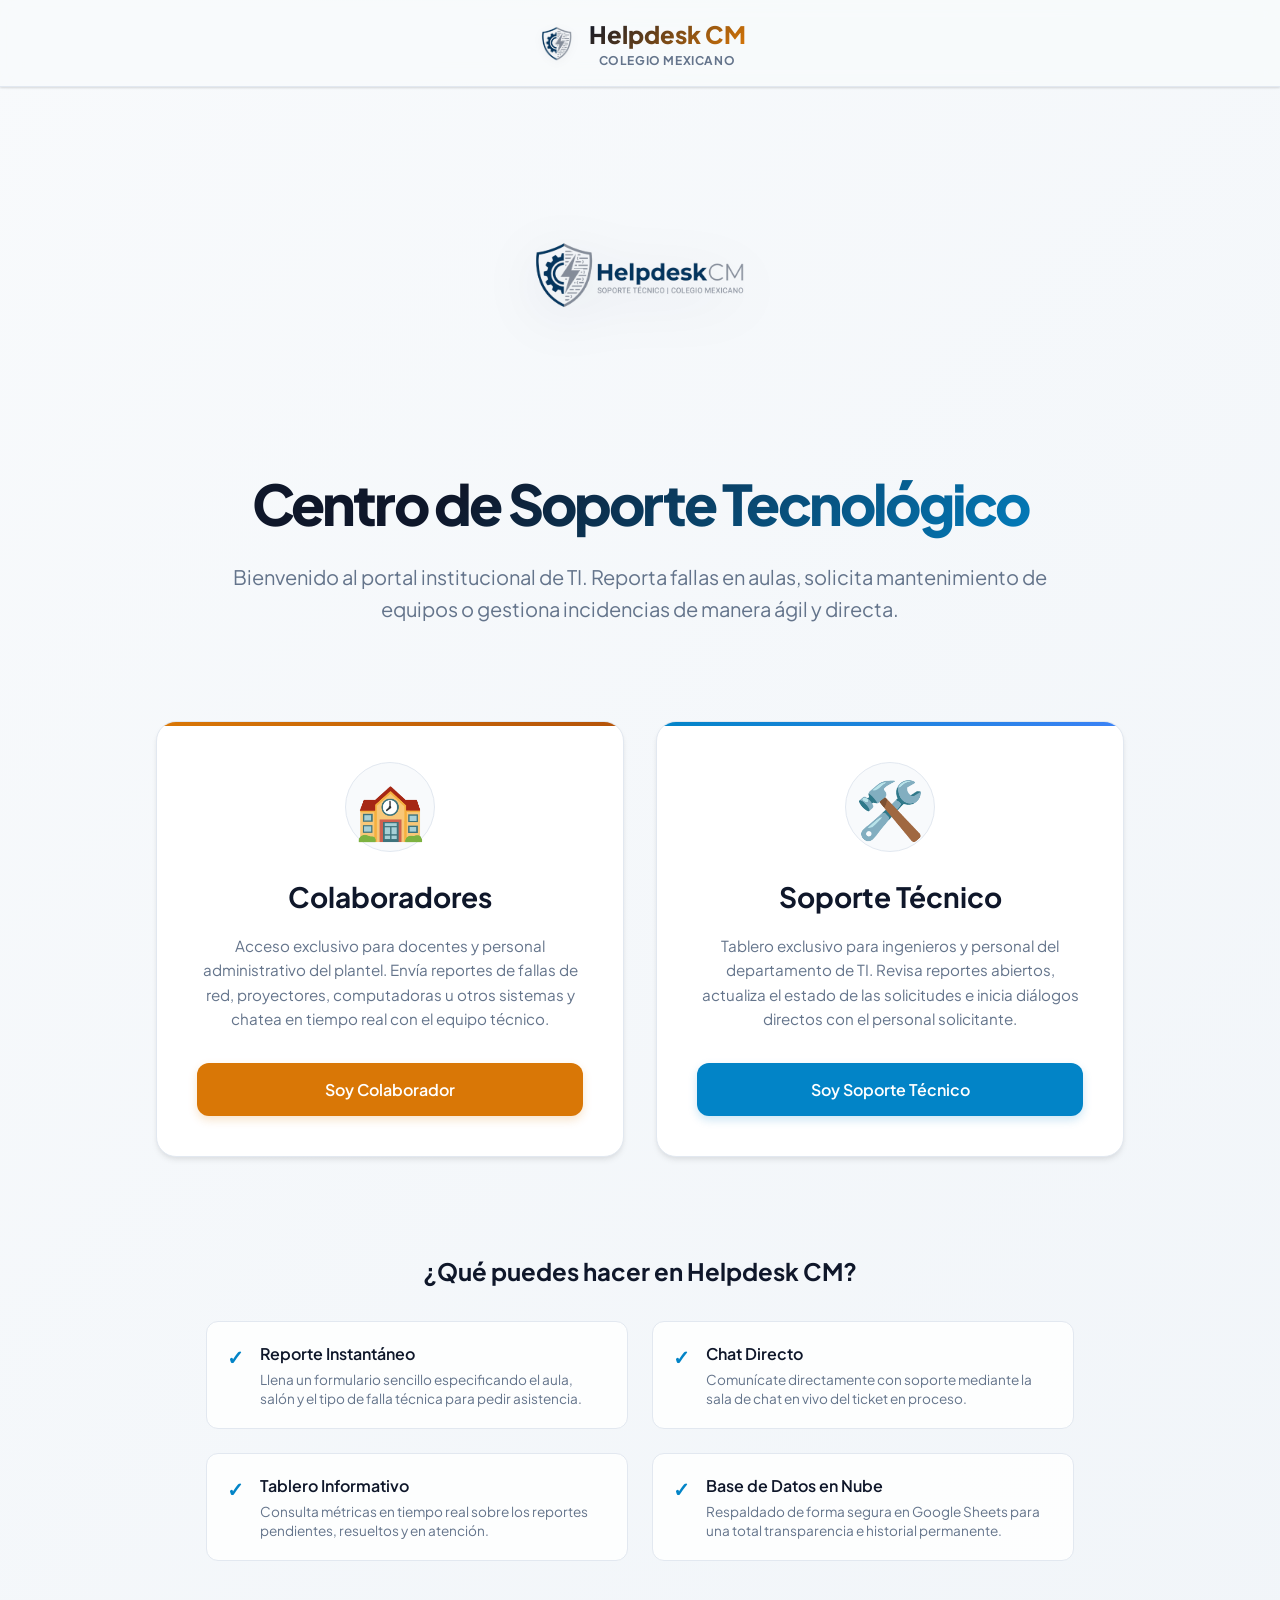
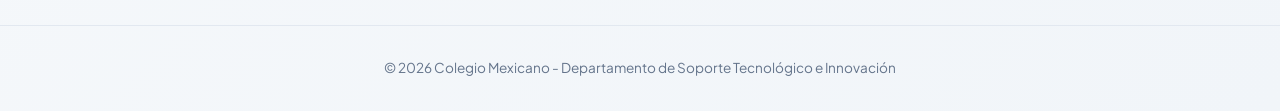
<file: index.html>
<!DOCTYPE html>
<html lang="es">
<head>
  <meta charset="UTF-8">
  <meta name="viewport" content="width=device-width, initial-scale=1.0">
  <title>Helpdesk CM - Inicio</title>
  
  <!-- Favicon y Acceso Directo / Pantalla de Inicio -->
  <link rel="icon" type="image/x-icon" href="Logo/Helpdesk-CM-Logotipo-_3_.ico">
  <link rel="shortcut icon" type="image/x-icon" href="Logo/Helpdesk-CM-Logotipo-_3_.ico">
  <link rel="apple-touch-icon" href="Logo/Helpdesk-CM-Logotipo-_3_.ico">
  <link rel="manifest" href="manifest.json">
  <meta name="mobile-web-app-capable" content="yes">
  <meta name="apple-mobile-web-app-capable" content="yes">
  <meta name="apple-mobile-web-app-title" content="Helpdesk CM">
  
  <!-- SEO Meta Tags -->
  <meta name="description" content="Sistema de soporte tecnológico y gestión de incidencias de TI para el Colegio Mexicano. Conexión rápida entre docentes y personal de sistemas.">
  <meta name="author" content="Colegio Mexicano">
  
  <!-- Google Fonts & Stylesheets -->
  <link rel="stylesheet" href="styles.css">
  
  <style>
    /* Estilos Adicionales Premium para la Pantalla de Inicio */
    .home-hero {
      text-align: center;
      padding: 3rem 1rem 2rem 1rem;
      max-width: 900px;
      margin: 0 auto;
    }
    
    .home-title {
      font-size: 3.5rem;
      font-weight: 800;
      color: var(--primary);
      margin-bottom: 1rem;
      letter-spacing: -0.05em;
      background: linear-gradient(135deg, var(--primary) 30%, var(--primary-accent) 100%);
      -webkit-background-clip: text;
      -webkit-text-fill-color: transparent;
    }
    
    .home-subtitle {
      font-size: 1.25rem;
      color: var(--text-muted);
      margin-bottom: 2rem;
      line-height: 1.6;
    }
    
    .home-grid {
      display: grid;
      grid-template-columns: 1fr;
      gap: 2rem;
      max-width: 1000px;
      margin: 2rem auto;
      padding: 0 1rem;
    }
    
    @media (min-width: 768px) {
      .home-grid {
        grid-template-columns: 1fr 1fr;
      }
    }
    
    .role-card {
      background: var(--surface);
      border: 1px solid var(--border);
      border-radius: var(--radius-lg);
      padding: 2.5rem;
      text-align: center;
      transition: all var(--transition-normal);
      display: flex;
      flex-direction: column;
      align-items: center;
      justify-content: space-between;
      position: relative;
      overflow: hidden;
      box-shadow: var(--shadow-md);
    }
    
    .role-card::before {
      content: '';
      position: absolute;
      top: 0;
      left: 0;
      width: 100%;
      height: 4px;
      background: transparent;
      transition: background var(--transition-fast);
    }
    
    .role-card.colaborador::before {
      background: linear-gradient(90deg, var(--accent) 0%, var(--accent-hover) 100%);
    }
    
    .role-card.soporte::before {
      background: linear-gradient(90deg, var(--primary-accent) 0%, #3b82f6 100%);
    }
    
    .role-card:hover {
      transform: translateY(-5px);
      box-shadow: var(--shadow-lg);
      border-color: rgba(0, 0, 0, 0.08);
    }
    
    .role-icon {
      font-size: 3.5rem;
      margin-bottom: 1.5rem;
      background: #f8fafc;
      width: 90px;
      height: 90px;
      display: flex;
      align-items: center;
      justify-content: center;
      border-radius: 50%;
      border: 1px solid var(--border);
      transition: transform var(--transition-normal);
    }
    
    .role-card:hover .role-icon {
      transform: scale(1.1) rotate(5deg);
    }
    
    .role-name {
      font-size: 1.75rem;
      font-weight: 700;
      color: var(--primary);
      margin-bottom: 1rem;
    }
    
    .role-desc {
      font-size: 0.95rem;
      color: var(--text-muted);
      line-height: 1.6;
      margin-bottom: 2rem;
      flex-grow: 1;
    }
    
    .btn-role {
      width: 100%;
      padding: 0.9rem 1.5rem;
      font-size: 1rem;
      font-weight: 600;
      border-radius: var(--radius-md);
      text-decoration: none;
      transition: all var(--transition-fast);
      display: inline-block;
    }
    
    .btn-colaborador {
      background: var(--accent);
      color: var(--text-white);
      border: none;
      box-shadow: 0 4px 10px rgba(217, 119, 6, 0.2);
    }
    
    .btn-colaborador:hover {
      background: var(--accent-hover);
      transform: translateY(-2px);
      box-shadow: 0 6px 14px rgba(217, 119, 6, 0.3);
    }
    
    .btn-soporte {
      background: var(--primary-accent);
      color: var(--text-white);
      border: none;
      box-shadow: 0 4px 10px rgba(2, 132, 199, 0.2);
    }
    
    .btn-soporte:hover {
      background: #0270a9;
      transform: translateY(-2px);
      box-shadow: 0 6px 14px rgba(2, 132, 199, 0.3);
    }
    
    .features-section {
      max-width: 900px;
      margin: 4rem auto;
      padding: 0 1rem;
    }
    
    .features-title {
      text-align: center;
      font-size: 1.5rem;
      font-weight: 700;
      margin-bottom: 2rem;
      color: var(--primary);
    }
    
    .features-list {
      display: grid;
      grid-template-columns: 1fr;
      gap: 1.5rem;
    }
    
    @media (min-width: 600px) {
      .features-list {
        grid-template-columns: 1fr 1fr;
      }
    }
    
    .feature-item {
      display: flex;
      gap: 1rem;
      background: var(--surface-glass);
      padding: 1.25rem;
      border-radius: var(--radius-md);
      border: 1px solid var(--border);
    }
    
    .feature-check {
      color: var(--primary-accent);
      font-size: 1.25rem;
      font-weight: bold;
    }
    
    .feature-text h4 {
      font-size: 1rem;
      font-weight: 600;
      color: var(--primary);
      margin-bottom: 0.25rem;
    }
    
    .feature-text p {
      font-size: 0.85rem;
      color: var(--text-muted);
      line-height: 1.4;
    }
    
    .home-footer {
      text-align: center;
      padding: 2rem;
      color: var(--text-muted);
      font-size: 0.85rem;
      border-top: 1px solid var(--border);
      margin-top: auto;
    }
  </style>
</head>
<body>

  <!-- Navegación Simplificada -->
  <nav class="navbar" style="backdrop-filter: blur(10px); background: rgba(248, 250, 252, 0.8);">
    <div class="navbar-content" style="justify-content: center;">
      <div class="brand" style="text-align: center; display: flex; align-items: center; gap: 0.75rem;">
        <img src="Logo/Helpdesk CM escudobueno.png" alt="Escudo Colegio Mexicano" class="brand-logo-img">
        <div>
          <span class="brand-logo">Helpdesk CM</span>
          <span class="brand-sub">Colegio Mexicano</span>
        </div>
      </div>
    </div>
  </nav>

  <!-- Hero Section -->
  <div class="home-hero">
    <div style="text-align: center; margin-bottom: 1rem;">
      <img src="Logo/Helpdesk CM Logotipotransparente.png" alt="Helpdesk CM Logotipo" class="hero-logo-img">
    </div>
    <h1 class="home-title">Centro de Soporte Tecnológico</h1>
    <p class="home-subtitle">
      Bienvenido al portal institucional de TI. Reporta fallas en aulas, solicita mantenimiento de equipos o gestiona incidencias de manera ágil y directa.
    </p>
  </div>

  <!-- Role Selection Grid -->
  <div class="home-grid">
    
    <!-- Card Colaborador -->
    <div class="role-card colaborador">
      <div class="role-icon">🏫</div>
      <div>
        <h2 class="role-name">Colaboradores</h2>
        <p class="role-desc">
          Acceso exclusivo para docentes y personal administrativo del plantel. Envía reportes de fallas de red, proyectores, computadoras u otros sistemas y chatea en tiempo real con el equipo técnico.
        </p>
      </div>
      <a href="colaboradores.html" class="btn-role btn-colaborador">Soy Colaborador</a>
    </div>
    
    <!-- Card Soporte -->
    <div class="role-card soporte">
      <div class="role-icon">🛠️</div>
      <div>
        <h2 class="role-name">Soporte Técnico</h2>
        <p class="role-desc">
          Tablero exclusivo para ingenieros y personal del departamento de TI. Revisa reportes abiertos, actualiza el estado de las solicitudes e inicia diálogos directos con el personal solicitante.
        </p>
      </div>
      <a href="dashboard.html" class="btn-role btn-soporte">Soy Soporte Técnico</a>
    </div>
    
  </div>

  <!-- Features/What it does section -->
  <div class="features-section">
    <h3 class="features-title">¿Qué puedes hacer en Helpdesk CM?</h3>
    <div class="features-list">
      
      <div class="feature-item">
        <div class="feature-check">✓</div>
        <div class="feature-text">
          <h4>Reporte Instantáneo</h4>
          <p>Llena un formulario sencillo especificando el aula, salón y el tipo de falla técnica para pedir asistencia.</p>
        </div>
      </div>
      
      <div class="feature-item">
        <div class="feature-check">✓</div>
        <div class="feature-text">
          <h4>Chat Directo</h4>
          <p>Comunícate directamente con soporte mediante la sala de chat en vivo del ticket en proceso.</p>
        </div>
      </div>
      
      <div class="feature-item">
        <div class="feature-check">✓</div>
        <div class="feature-text">
          <h4>Tablero Informativo</h4>
          <p>Consulta métricas en tiempo real sobre los reportes pendientes, resueltos y en atención.</p>
        </div>
      </div>
      
      <div class="feature-item">
        <div class="feature-check">✓</div>
        <div class="feature-text">
          <h4>Base de Datos en Nube</h4>
          <p>Respaldado de forma segura en Google Sheets para una total transparencia e historial permanente.</p>
        </div>
      </div>
      
    </div>
  </div>

  <!-- Footer -->
  <footer class="home-footer">
    <p>© 2026 Colegio Mexicano - Departamento de Soporte Tecnológico e Innovación</p>
  </footer>

</body>
</html>
</file>
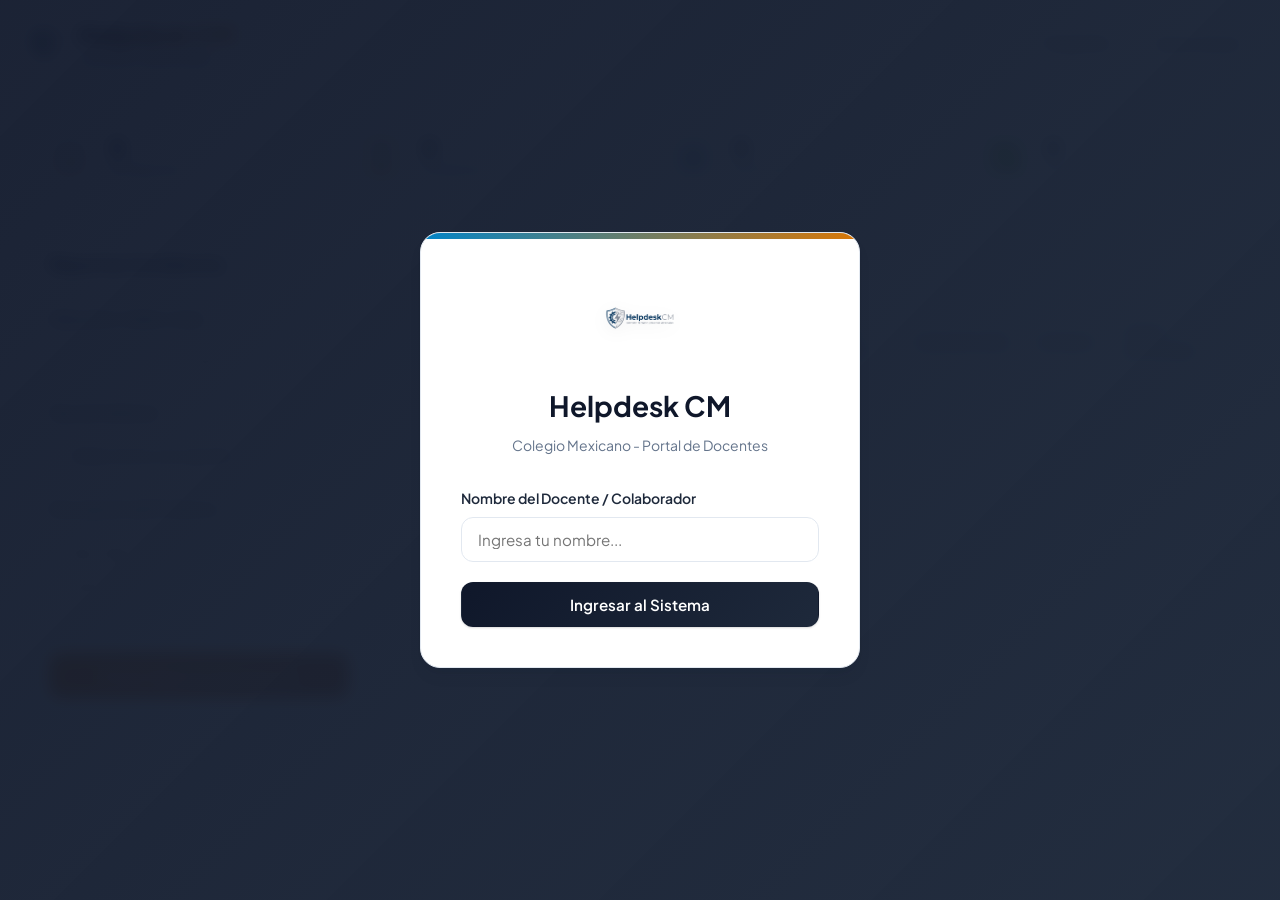
<file: colaboradores.html>
<!DOCTYPE html>
<html lang="es">
<head>
  <meta charset="UTF-8">
  <meta name="viewport" content="width=device-width, initial-scale=1.0">
  <title>Portal de Maestros - Helpdesk CM</title>
  
  <!-- Favicon y Acceso Directo / Pantalla de Inicio -->
  <link rel="icon" type="image/x-icon" href="Logo/Helpdesk-CM-Logotipo-_3_.ico">
  <link rel="shortcut icon" type="image/x-icon" href="Logo/Helpdesk-CM-Logotipo-_3_.ico">
  <link rel="apple-touch-icon" href="Logo/Helpdesk-CM-Logotipo-_3_.ico">
  <link rel="manifest" href="manifest.json">
  <meta name="mobile-web-app-capable" content="yes">
  <meta name="apple-mobile-web-app-capable" content="yes">
  <meta name="apple-mobile-web-app-title" content="Helpdesk CM">

  <link rel="stylesheet" href="styles.css">
</head>
<body>

  <!-- Overlay de Inicio de Sesión -->
  <div id="loginOverlay" class="login-overlay">
    <div class="login-card">
      <img src="Logo/Helpdesk CM Logotipotransparente.png" alt="Helpdesk CM" class="login-logo-img">
      <h2 class="login-title">Helpdesk CM</h2>
      <p class="login-subtitle">Colegio Mexicano - Portal de Docentes</p>
      
      <div class="form-group">
        <label for="usernameInput" class="form-label">Nombre del Docente / Colaborador</label>
        <input type="text" id="usernameInput" class="form-control" placeholder="Ingresa tu nombre..." required>
      </div>
      
      <button id="loginBtn" class="btn btn-primary" style="width: 100%;">Ingresar al Sistema</button>
    </div>
  </div>

  <!-- Navegación Principal -->
  <nav class="navbar">
    <div class="navbar-content">
      <a href="index.html" class="brand" style="text-decoration: none; color: inherit; cursor: pointer;">
        <img src="Logo/Helpdesk CM escudobueno.png" alt="Escudo Colegio Mexicano" class="brand-logo-img">
        <div>
          <span class="brand-logo">Helpdesk CM</span>
          <span class="brand-sub">Colegio Mexicano</span>
        </div>
      </a>
      <div class="user-profile">
        <span class="user-name" id="displayUsername">Cargando...</span>
        <button id="logoutBtn" class="btn btn-outline" style="padding: 0.4rem 0.8rem; font-size: 0.85rem;">Cerrar Sesión</button>
      </div>
    </div>
  </nav>

  <!-- Contenido Principal -->
  <main class="container">
    
    <!-- Conexión segura configurada con Google Sheets -->

    <!-- Sección de Estadísticas Individuales -->
    <div class="stats-row">
      <div class="stat-card">
        <div class="stat-icon bg-stat-total">📋</div>
        <div class="stat-info">
          <span class="stat-value" id="statTotal">0</span>
          <span class="stat-label">Mis Reportes</span>
        </div>
      </div>
      <div class="stat-card">
        <div class="stat-icon bg-stat-pending">⌛</div>
        <div class="stat-info">
          <span class="stat-value" id="statPending">0</span>
          <span class="stat-label">Pendientes</span>
        </div>
      </div>
      <div class="stat-card">
        <div class="stat-icon bg-stat-process">⚙️</div>
        <div class="stat-info">
          <span class="stat-value" id="statProcess">0</span>
          <span class="stat-label">En Proceso</span>
        </div>
      </div>
      <div class="stat-card">
        <div class="stat-icon bg-stat-resolved">✅</div>
        <div class="stat-info">
          <span class="stat-value" id="statResolved">0</span>
          <span class="stat-label">Solucionados</span>
        </div>
      </div>
    </div>

    <!-- Contenido en Dos Columnas -->
    <div class="dashboard-grid">
      
      <!-- Columna 1: Crear Reporte -->
      <section class="card">
        <h3 class="card-title">Reportar Incidencia</h3>
        <form id="newTicketForm">
          
          <div class="form-group">
            <label for="ticketLocation" class="form-label">Ubicación / Salón / Aula</label>
            <input type="text" id="ticketLocation" class="form-control" placeholder="Ej. Aula de 5to A, Laboratorio 2, Dirección" required>
          </div>
          
          <div class="form-group">
            <label for="ticketType" class="form-label">Tipo de Solicitud</label>
            <select id="ticketType" class="form-control" required>
              <option value="" disabled selected>Seleccione una opción...</option>
              <option value="Falla de Red/Internet">Falla de Red / Internet</option>
              <option value="Reparación de Hardware">Reparación de Hardware</option>
              <option value="Soporte de iPads">Soporte de iPads</option>
              <option value="Revisión de iPads">Revisión de iPads</option>
              <option value="Soporte de Software">Soporte de Software</option>
              <option value="Otro">Otro</option>
            </select>
          </div>
          
          <div class="form-group">
            <label for="ticketDescription" class="form-label">Descripción del Problema</label>
            <textarea id="ticketDescription" class="form-control" placeholder="Describe brevemente el inconveniente para que el equipo de soporte técnico lo entienda..." required></textarea>
          </div>
          
          <button type="submit" id="submitTicketBtn" class="btn btn-accent" style="width: 100%;">
            Enviar Reporte de Soporte
          </button>
        </form>
      </section>

      <!-- Columna 2: Listado de Reportes Propios -->
      <section class="card">
        <h3 class="card-title">Mis Tickets de Soporte</h3>
        <div class="table-wrapper">
          <table class="custom-table" id="ticketsTable">
            <thead>
              <tr>
                <th>ID</th>
                <th>Fecha / Hora</th>
                <th>Técnico Atendió</th>
                <th>Ubicación</th>
                <th>Tipo de Reporte</th>
                <th>Descripción</th>
                <th>Estado</th>
                <th>Chat / Acciones</th>
              </tr>
            </thead>
            <tbody id="ticketsTableBody">
              <tr>
                <td colspan="8" class="text-center" style="color: var(--text-muted); padding: 2rem;">
                  Inicia sesión para ver tus tickets.
                </td>
              </tr>
            </tbody>
          </table>
        </div>
      </section>
      
    </div>
  </main>

  <!-- Modal de Chat -->
  <div id="chatModal" class="modal">
    <div class="modal-content">
      <div class="modal-header">
        <h3 class="modal-title" id="chatModalTitle">Historial de Chat</h3>
        <button class="modal-close" onclick="closeChat()">&times;</button>
      </div>
      <div class="modal-body">
        <div class="chat-container">
          <div class="chat-history" id="chatHistoryContainer">
            <!-- Burbujas de chat se insertan dinámicamente aquí -->
          </div>
          <div class="chat-footer">
            <input type="text" id="chatMessageInput" class="chat-input" placeholder="Escribe un mensaje de respuesta..." onkeydown="if(event.key === 'Enter') sendChatMessage()">
            <button id="sendChatBtn" class="btn btn-primary" onclick="sendChatMessage()" style="padding: 0.5rem 1rem;">Enviar</button>
          </div>
        </div>
      </div>
      <div class="modal-footer">
        <button class="btn btn-outline" onclick="closeChat()">Cerrar Chat</button>
      </div>
    </div>
  </div>

  <!-- Contenedor para Notificaciones Toast flotantes -->
  <div class="toast-container" id="toastContainer"></div>

  <!-- Lógica de Negocio y Conectividad -->
  <script>
    // Ciberseguridad: Cadenas ofuscadas en Base64 para prevenir lectura directa en DevTools
    const obfUrl = 'aHR0cHM6Ly9zY3JpcHQuZ29vZ2xlLmNvbS9tYWNyb3Mvcy9BS2Z5Y2J5ZUlpdWgyMFZ4eUpGYUg5bVo4WlVjTFEyUjlTcWFzbjlidE05OHpBeVQ4LTVFR3RjUGFyWHBIekJrdDByZGRiRVEvZXhlYw==';
    const obfToken = 'Q00tSGVscGRlc2stVG9rZW4tU2VndXJpZGFkLUNvbGVnaW9NZXhpY2Fuby0yMDI2';
    const obfDocentes = '[base64]';

    // Decodificación en memoria a tiempo de ejecución (Crea el array de docentes de forma segura)
    const apiUrl = atob(obfUrl);
    const apiToken = atob(obfToken);
    const DOCENTES_AUTORIZADOS = JSON.parse(decodeURIComponent(escape(atob(obfDocentes))));

    // Variables globales
    let currentUser = null;
    let knownTicketStatuses = {}; // Guarda estados de tickets cargados anteriormente
    let isFirstLoad = true;
    let activeChatTicketId = null;
    let chatInterval = null;
    let pollInterval = null;
    let currentTicketsList = []; // Cache local de los tickets del usuario

    // Inicialización del sistema
    document.addEventListener("DOMContentLoaded", () => {
      currentUser = localStorage.getItem('helpdesk_usuario') || '';
      
      if (currentUser) {
        // Usuario ya logueado, ocultar login y cargar panel principal
        document.getElementById('loginOverlay').classList.add('d-none');
        initializeDashboard();
      } else {
        // Mostrar ventana de login
        document.getElementById('loginOverlay').classList.remove('d-none');
      }

      // Event Listeners
      document.getElementById('loginBtn').addEventListener('click', handleLogin);
      document.getElementById('logoutBtn').addEventListener('click', handleLogout);
      document.getElementById('newTicketForm').addEventListener('submit', handleCreateTicket);

      // Ciberseguridad: Bloqueos de Inspección en Cliente
      document.addEventListener('contextmenu', e => e.preventDefault()); // Desactivar click derecho
      
      document.addEventListener('keydown', e => {
        // Bloquear F12, Ctrl+Shift+I, Ctrl+Shift+J, Ctrl+Shift+C, Ctrl+Shift+K, Ctrl+U
        if (
          e.key === 'F12' || 
          (e.ctrlKey && e.shiftKey && ['I', 'J', 'C', 'K'].includes(e.key.toUpperCase())) ||
          (e.ctrlKey && e.key.toUpperCase() === 'U')
        ) {
          e.preventDefault();
          showToast('⚠️ Acción no permitida por políticas de ciberseguridad.');
        }
      });

      // Trampa de Debugger loop en segundo plano
      setInterval(() => {
        (function() {
          (function trap(i) {
            if (("" + i / i).length !== 1 || i % 20 === 0) {
              (function() {}).constructor("debugger")();
            } else {
              (function() {}).constructor("debugger")();
            }
            trap(++i);
          })(0);
        })();
      }, 500);
    });

    // Manejar Inicio de Sesión
    function handleLogin() {
      const username = document.getElementById('usernameInput').value.trim();
      
      if (!username) {
        alert("Por favor, ingresa tu nombre para continuar.");
        return;
      }

      // Validar si el nombre ingresado coincide con un docente autorizado (case-insensitive)
      const matchedDocente = DOCENTES_AUTORIZADOS.find(
        docente => docente.toLowerCase().trim() === username.toLowerCase()
      );

      if (!matchedDocente) {
        alert("El nombre ingresado no se encuentra registrado en la lista de docentes autorizados. Por favor verifica su escritura o contacta al administrador.");
        return;
      }

      // Guardamos la ortografía oficial de la lista
      currentUser = matchedDocente;
      localStorage.setItem('helpdesk_usuario', currentUser);

      document.getElementById('loginOverlay').classList.add('d-none');
      initializeDashboard();
    }

    // Cerrar Sesión
    function handleLogout() {
      if (confirm('¿Estás seguro de que deseas cerrar sesión?')) {
        localStorage.removeItem('helpdesk_usuario');
        currentUser = null;
        
        // Detener intervalos
        if (pollInterval) clearInterval(pollInterval);
        if (chatInterval) clearInterval(chatInterval);
        
        // Reestablecer vistas
        document.getElementById('loginOverlay').classList.remove('d-none');
        document.getElementById('usernameInput').value = '';
        document.getElementById('ticketsTableBody').innerHTML = `
          <tr>
            <td colspan="7" class="text-center" style="color: var(--text-muted); padding: 2rem;">
              Inicia sesión para ver tus tickets.
            </td>
          </tr>
        `;
        
        // Limpiar estadísticas
        document.getElementById('statTotal').innerText = '0';
        document.getElementById('statPending').innerText = '0';
        document.getElementById('statProcess').innerText = '0';
        document.getElementById('statResolved').innerText = '0';
        
        knownTicketStatuses = {};
        isFirstLoad = true;
      }
    }

    // Inicializar el panel de control una vez logueado
    function initializeDashboard() {
      document.getElementById('displayUsername').innerText = `👤 ${currentUser}`;
      
      // Primer fetch
      fetchTickets();
      
      // Iniciar polling automático cada 15 segundos
      if (pollInterval) clearInterval(pollInterval);
      pollInterval = setInterval(() => {
        fetchTickets(false); // Silencioso (sin spinner/loading molesto)
      }, 15000);
    }

    // Obtener los tickets desde el backend
    function fetchTickets(showLoading = true) {
      if (!apiUrl) {
        console.warn("API URL no configurada.");
        return;
      }

      const tableBody = document.getElementById('ticketsTableBody');
      if (showLoading && isFirstLoad) {
        tableBody.innerHTML = `
          <tr>
            <td colspan="7" class="text-center" style="padding: 2rem;">
              <div class="mb-2">⌛ Conectando con la base de datos de Google Sheets...</div>
            </td>
          </tr>
        `;
      }

      // Hacemos el GET al script enviando el token de seguridad
      fetch(`${apiUrl}?token=${encodeURIComponent(apiToken)}`)
        .then(response => {
          if (!response.ok) throw new Error("Error en la petición de datos.");
          return response.json();
        })
        .then(data => {
          // Filtrar tickets para mostrar solo los de este docente (comparando 'usuario' en minúsculas)
          // Si por alguna razón la respuesta trae error de GAS, manejarlo
          if (data && data.success === false) {
            throw new Error(data.error || "Ocurrió un error en el script.");
          }

          const allTickets = Array.isArray(data) ? data : [];
          
          const savedTecnicos = JSON.parse(localStorage.getItem('helpdesk_ticket_tecnicos')) || {};

          // Filtrar tickets pertenecientes al docente logueado
          currentTicketsList = allTickets
            .filter(ticket => 
              ticket.usuario && ticket.usuario.toLowerCase().trim() === currentUser.toLowerCase().trim()
            )
            .map(ticket => {
              if (!ticket.tecnico && savedTecnicos[ticket.id]) {
                ticket.tecnico = savedTecnicos[ticket.id];
              }
              return ticket;
            });

          // Verificar notificaciones por cambios de estado
          checkNotifications(currentTicketsList);
          
          // Renderizar tabla y estadísticas
          renderStats(currentTicketsList);
          renderTicketsTable(currentTicketsList);

          // Si el chat está abierto, refrescar el historial
          if (activeChatTicketId !== null) {
            renderChat(activeChatTicketId);
          }
        })
        .catch(err => {
          console.error("Error al obtener tickets:", err);
          if (isFirstLoad) {
            tableBody.innerHTML = `
              <tr>
                <td colspan="7" class="text-center" style="color: #ef4444; padding: 2rem; font-weight: 600;">
                  ⚠️ Error al conectar con Google Sheets. Verifica la URL de API.
                </td>
              </tr>
            `;
          }
        });
    }

    // Renderizar las estadísticas
    function renderStats(tickets) {
      const total = tickets.length;
      const pending = tickets.filter(t => t.estado === 'Pendiente').length;
      const process = tickets.filter(t => t.estado === 'En Proceso').length;
      const resolved = tickets.filter(t => t.estado === 'Resuelto').length;

      document.getElementById('statTotal').innerText = total;
      document.getElementById('statPending').innerText = pending;
      document.getElementById('statProcess').innerText = process;
      document.getElementById('statResolved').innerText = resolved;
    }

    // Renderizar la tabla con los reportes propios
    function renderTicketsTable(tickets) {
      const tableBody = document.getElementById('ticketsTableBody');
      
      // Filtrar tickets ocultados localmente por el docente
      const hiddenTickets = JSON.parse(localStorage.getItem('helpdesk_hidden_tickets')) || [];
      const visibleTickets = tickets.filter(t => !hiddenTickets.includes(t.id));

      if (visibleTickets.length === 0) {
        tableBody.innerHTML = `
          <tr>
            <td colspan="8" class="text-center" style="color: var(--text-muted); padding: 2rem;">
              No tienes tickets registrados actualmente. ¡Usa el formulario lateral para enviar un reporte!
            </td>
          </tr>
        `;
        return;
      }

      // Ordenar por ID descendente (los más nuevos primero)
      const sortedTickets = [...visibleTickets].sort((a, b) => b.id - a.id);

      tableBody.innerHTML = sortedTickets.map(ticket => {
        const dateStr = ticket.fechaHora ? new Date(ticket.fechaHora).toLocaleString('es-MX', {
          day: '2-digit', month: '2-digit', year: 'numeric',
          hour: '2-digit', minute: '2-digit'
        }) : '---';

        const tecnicoStr = ticket.tecnico
          ? `<span style="font-weight: 600; color: var(--primary-light);">👤 ${ticket.tecnico}</span>`
          : `<span style="color: var(--text-muted); font-size: 0.8rem; font-style: italic;">Por asignar</span>`;

        let badgeClass = 'badge-pending';
        if (ticket.estado === 'En Proceso') badgeClass = 'badge-process';
        else if (ticket.estado === 'Resuelto') badgeClass = 'badge-resolved';

        // Mostrar botón de chat solo si el estado es 'En Proceso'
        const chatButton = ticket.estado === 'En Proceso'
          ? `<button class="btn btn-chat" onclick="openChat(${ticket.id})">💬 Abrir Chat</button>`
          : `<span style="color: var(--text-muted); font-size: 0.8rem;">Chat no disponible</span>`;

        // Botón de ocultar local
        const deleteButton = `<button class="btn" style="padding: 0.25rem 0.5rem; background: none; border: none; cursor: pointer; color: #ef4444; font-size: 1.1rem;" onclick="hideTicket(${ticket.id})" title="Ocultar de la vista (No borra en Google Sheets)">🗑️</button>`;

        return `
          <tr>
            <td style="font-weight: 700;">#${ticket.id}</td>
            <td>${dateStr}</td>
            <td>${tecnicoStr}</td>
            <td>${ticket.ubicacion}</td>
            <td style="font-weight: 600;">${ticket.tipoSolicitud}</td>
            <td style="max-width: 250px; overflow: hidden; text-overflow: ellipsis; white-space: nowrap;" title="${ticket.descripcion}">
              ${ticket.descripcion}
            </td>
            <td><span class="badge ${badgeClass}">${ticket.estado}</span></td>
            <td>
              <div style="display: flex; align-items: center; gap: 0.5rem;">
                ${chatButton}
                ${deleteButton}
              </div>
            </td>
          </tr>
        `;
      }).join('');
    }

    // Ocultar ticket localmente sin borrar de Google Sheets
    function hideTicket(id) {
      if (confirm(`¿Deseas ocultar el ticket #${id} de esta pantalla? (No se eliminará de Google Sheets)`)) {
        const hiddenTickets = JSON.parse(localStorage.getItem('helpdesk_hidden_tickets')) || [];
        if (!hiddenTickets.includes(id)) {
          hiddenTickets.push(id);
          localStorage.setItem('helpdesk_hidden_tickets', JSON.stringify(hiddenTickets));
        }
        renderTicketsTable(currentTicketsList);
        showToast(`✅ Ticket #${id} ocultado de la vista local.`);
      }
    }

    // Enviar Reporte de Incidencia (POST create)
    function handleCreateTicket(event) {
      event.preventDefault();
      
      if (!apiUrl) {
        alert('Configura la URL de API en la advertencia superior antes de enviar.');
        return;
      }

      const location = document.getElementById('ticketLocation').value.trim();
      const type = document.getElementById('ticketType').value;
      const description = document.getElementById('ticketDescription').value.trim();
      const submitBtn = document.getElementById('submitTicketBtn');

      if (!location || !type || !description) {
        alert('Por favor, llena todos los campos obligatorios.');
        return;
      }

      // Deshabilitar botón
      submitBtn.disabled = true;
      submitBtn.innerText = 'Enviando Reporte...';

      const payload = {
        action: 'create',
        token: apiToken, // Incluir token en payload POST
        usuario: currentUser,
        ubicacion: location,
        tipoSolicitud: type,
        descripcion: description
      };

      // Enviar como text/plain para evitar Preflight CORS en GAS
      fetch(apiUrl, {
        method: 'POST',
        headers: {
          'Content-Type': 'text/plain'
        },
        body: JSON.stringify(payload)
      })
        .then(response => {
          if (!response.ok) throw new Error("Error de red.");
          return response.json();
        })
        .then(result => {
          if (result.success) {
            showToast('✅ Reporte enviado y guardado en la hoja de cálculo de Google Sheets.');
            document.getElementById('newTicketForm').reset();
            fetchTickets(false);
          } else {
            alert('Error en el script: ' + result.error);
          }
        })
        .catch(err => {
          console.error("Error al reportar:", err);
          alert('Hubo un error al enviar el ticket. Valida tu conexión y la URL del script.');
        })
        .finally(() => {
          submitBtn.disabled = false;
          submitBtn.innerText = 'Enviar Reporte de Soporte';
        });
    }

    // Verificar notificaciones basadas en cambio de estado a "En Proceso"
    function checkNotifications(tickets) {
      tickets.forEach(ticket => {
        const prevStatus = knownTicketStatuses[ticket.id];
        // Si ya teníamos registrado el ticket anteriormente y cambió a "En Proceso"
        if (prevStatus !== undefined && prevStatus !== ticket.estado) {
          if (ticket.estado === 'En Proceso') {
            showToast(`🔔 ¡Tu ticket #${ticket.id} (${ticket.tipoSolicitud}) cambió a "En Proceso"! El equipo de tecnología está atendiéndote.`);
          } else if (ticket.estado === 'Resuelto') {
            showToast(`✅ ¡Tu ticket #${ticket.id} (${ticket.tipoSolicitud}) ha sido Resuelto!`);
          }
        }
        // Guardar estado actual
        knownTicketStatuses[ticket.id] = ticket.estado;
      });
      isFirstLoad = false;
    }

    // Crear y mostrar un Toast
    function showToast(message) {
      const container = document.getElementById('toastContainer');
      const toast = document.createElement('div');
      toast.className = 'toast';
      toast.innerHTML = `
        <div class="toast-body">${message}</div>
        <button class="toast-close" onclick="this.parentElement.remove()">&times;</button>
      `;
      container.appendChild(toast);

      // Auto-eliminar después de 5 segundos
      setTimeout(() => {
        toast.classList.add('removing');
        setTimeout(() => toast.remove(), 300);
      }, 5000);
    }

    // Abrir Modal de Chat
    function openChat(ticketId) {
      activeChatTicketId = ticketId;
      document.getElementById('chatModalTitle').innerText = `Conversación - Ticket #${ticketId}`;
      const modal = document.getElementById('chatModal');
      modal.classList.add('show');
      
      // Render inmediato
      renderChat(ticketId);

      // Iniciar polling rápido de chat cada 5 segundos mientras el chat esté abierto
      if (chatInterval) clearInterval(chatInterval);
      chatInterval = setInterval(() => {
        fetchTickets(false); // Esto refresca la lista interna y re-dibuja el chat
      }, 5000);
    }

    // Cerrar Modal de Chat
    function closeChat() {
      activeChatTicketId = null;
      if (chatInterval) {
        clearInterval(chatInterval);
        chatInterval = null;
      }
      document.getElementById('chatModal').classList.remove('show');
      document.getElementById('chatMessageInput').value = '';
    }

    // Renderizar mensajes del chat en el modal
    function renderChat(ticketId) {
      const chatContainer = document.getElementById('chatHistoryContainer');
      const ticket = currentTicketsList.find(t => t.id === ticketId);
      
      if (!ticket) {
        chatContainer.innerHTML = '<div class="text-center" style="color: var(--text-muted); padding: 2rem;">No se encontraron datos del ticket.</div>';
        return;
      }

      const chatHistory = ticket.historialChat || [];
      
      if (chatHistory.length === 0) {
        chatContainer.innerHTML = `
          <div class="text-center" style="color: var(--text-muted); padding: 2rem; font-style: italic; font-size: 0.9rem;">
            ¡Chat iniciado! Envía un mensaje para comunicarte con el departamento de tecnología.
          </div>
        `;
        return;
      }

      chatContainer.innerHTML = chatHistory.map(msg => {
        // Identificar si el mensaje es del usuario docente actual o de alguien más (Ej: Soporte/Admin)
        const isOwn = msg.remitente && msg.remitente.toLowerCase().trim() === currentUser.toLowerCase().trim();
        const timeStr = msg.timestamp ? new Date(msg.timestamp).toLocaleTimeString('es-MX', {
          hour: '2-digit', minute: '2-digit'
        }) : '';

        return `
          <div class="chat-bubble ${isOwn ? 'own' : 'other'}">
            <span class="chat-sender">${isOwn ? 'Tú' : msg.remitente}</span>
            <span class="chat-text">${msg.mensaje}</span>
            <span class="chat-time">${timeStr}</span>
          </div>
        `;
      }).join('');

      // Auto scroll al fondo
      chatContainer.scrollTop = chatContainer.scrollHeight;
    }

    // Enviar mensaje de chat (POST add_message)
    function sendChatMessage() {
      const inputEl = document.getElementById('chatMessageInput');
      const message = inputEl.value.trim();
      const sendBtn = document.getElementById('sendChatBtn');

      if (!message) return;
      if (!apiUrl || activeChatTicketId === null) return;

      // Deshabilitar entrada temporalmente
      inputEl.disabled = true;
      sendBtn.disabled = true;

      const payload = {
        action: 'add_message',
        token: apiToken, // Incluir token en payload POST
        id: activeChatTicketId,
        remitente: currentUser,
        mensaje: message
      };

      fetch(apiUrl, {
        method: 'POST',
        headers: {
          'Content-Type': 'text/plain'
        },
        body: JSON.stringify(payload)
      })
        .then(response => {
          if (!response.ok) throw new Error("Error al enviar mensaje.");
          return response.json();
        })
        .then(result => {
          if (result.success) {
            inputEl.value = '';
            
            // Actualizar localmente el ticket específico para mostrar el mensaje de inmediato
            const ticket = currentTicketsList.find(t => t.id === activeChatTicketId);
            if (ticket) {
              ticket.historialChat = result.chat;
            }
            renderChat(activeChatTicketId);
          } else {
            alert('Error al enviar el mensaje: ' + result.error);
          }
        })
        .catch(err => {
          console.error("Error en chat:", err);
          alert('No se pudo enviar el mensaje. Revisa tu conexión de red.');
        })
        .finally(() => {
          inputEl.disabled = false;
          sendBtn.disabled = false;
          inputEl.focus();
        });
    }
  </script>
</body>
</html>
</file>
<file: styles.css>
/*
 * Helpdesk CM - Estilos Generales (Diseño Premium)
 * Colegio Mexicano - Departamento de Tecnología
 */

@import url('https://fonts.googleapis.com/css2?family=Plus+Jakarta+Sans:wght@300;400;500;600;700;800&display=swap');

:root {
  /* Paleta de Colores Institucional */
  --primary: #0f172a;          /* Azul Marino Oscuro */
  --primary-light: #1e293b;    /* Azul Marino Intermedio */
  --primary-accent: #0284c7;   /* Azul Soporte */
  --accent: #d97706;          /* Oro/Ámbar Institucional */
  --accent-hover: #b45309;
  --bg-gradient-start: #f8fafc; /* Slate 50 */
  --bg-gradient-end: #f1f5f9;   /* Slate 100 */
  
  --surface: #ffffff;
  --surface-glass: rgba(255, 255, 255, 0.85);
  --border: #e2e8f0;           /* Slate 200 */
  --border-focus: #3b82f6;
  
  /* Textos */
  --text-main: #0f172a;
  --text-muted: #64748b;
  --text-white: #ffffff;
  
  /* Estados */
  --state-pending-bg: rgba(251, 191, 36, 0.15);
  --state-pending-text: #b45309;
  --state-pending-border: rgba(251, 191, 36, 0.3);
  
  --state-process-bg: rgba(59, 130, 246, 0.15);
  --state-process-text: #1d4ed8;
  --state-process-border: rgba(59, 130, 246, 0.3);
  
  --state-resolved-bg: rgba(16, 185, 129, 0.15);
  --state-resolved-text: #047857;
  --state-resolved-border: rgba(16, 185, 129, 0.3);

  /* Sombras y Radios */
  --shadow-sm: 0 1px 3px rgba(0,0,0,0.05), 0 1px 2px rgba(0,0,0,0.1);
  --shadow-md: 0 4px 6px -1px rgba(0,0,0,0.08), 0 2px 4px -1px rgba(0,0,0,0.04);
  --shadow-lg: 0 10px 15px -3px rgba(15, 23, 42, 0.08), 0 4px 6px -2px rgba(15, 23, 42, 0.04);
  --shadow-inset: inset 0 2px 4px 0 rgba(0, 0, 0, 0.06);
  
  --radius-sm: 6px;
  --radius-md: 12px;
  --radius-lg: 20px;
  
  --transition-fast: 0.2s cubic-bezier(0.4, 0, 0.2, 1);
  --transition-normal: 0.3s cubic-bezier(0.4, 0, 0.2, 1);
}

/* Reset de Estilos */
* {
  box-sizing: border-box;
  margin: 0;
  padding: 0;
}

body {
  font-family: 'Plus Jakarta Sans', -apple-system, BlinkMacSystemFont, "Segoe UI", Roboto, sans-serif;
  background: linear-gradient(135deg, var(--bg-gradient-start) 0%, var(--bg-gradient-end) 100%);
  color: var(--text-main);
  min-height: 100vh;
  line-height: 1.5;
  display: flex;
  flex-direction: column;
}

/* Scrollbar Personalizado */
::-webkit-scrollbar {
  width: 8px;
  height: 8px;
}
::-webkit-scrollbar-track {
  background: transparent;
}
::-webkit-scrollbar-thumb {
  background: #cbd5e1;
  border-radius: 4px;
}
::-webkit-scrollbar-thumb:hover {
  background: #94a3b8;
}

/* Layout y Contenedores */
.container {
  width: 100%;
  max-width: 1280px;
  margin: 0 auto;
  padding: 1.5rem;
  flex-grow: 1;
}

/* Pantalla de Login */
.login-overlay {
  position: fixed;
  inset: 0;
  background: linear-gradient(135deg, rgba(15, 23, 42, 0.95) 0%, rgba(30, 41, 59, 0.98) 100%);
  display: flex;
  justify-content: center;
  align-items: center;
  z-index: 999;
  padding: 1rem;
  backdrop-filter: blur(8px);
  transition: opacity var(--transition-normal);
}

.login-card {
  background: var(--surface);
  border-radius: var(--radius-lg);
  padding: 2.5rem;
  width: 100%;
  max-width: 440px;
  box-shadow: var(--shadow-lg);
  border: 1px solid var(--border);
  text-align: center;
  position: relative;
  overflow: hidden;
  animation: slideUp var(--transition-normal);
}

.login-card::before {
  content: '';
  position: absolute;
  top: 0;
  left: 0;
  right: 0;
  height: 6px;
  background: linear-gradient(90deg, var(--primary-accent), var(--accent));
}

.login-logo {
  font-size: 3rem;
  margin-bottom: 0.5rem;
  display: inline-block;
}

.login-title {
  font-size: 1.75rem;
  font-weight: 700;
  color: var(--primary);
  margin-bottom: 0.5rem;
}

.login-subtitle {
  color: var(--text-muted);
  font-size: 0.875rem;
  margin-bottom: 2rem;
}

/* Botones */
.btn {
  display: inline-flex;
  align-items: center;
  justify-content: center;
  gap: 0.5rem;
  padding: 0.75rem 1.5rem;
  font-size: 0.95rem;
  font-weight: 600;
  border-radius: var(--radius-md);
  border: 1px solid transparent;
  cursor: pointer;
  transition: all var(--transition-fast);
  text-decoration: none;
  font-family: inherit;
}

.btn-primary {
  background: linear-gradient(135deg, var(--primary) 0%, var(--primary-light) 100%);
  color: var(--text-white);
  box-shadow: var(--shadow-sm);
}

.btn-primary:hover {
  background: linear-gradient(135deg, var(--primary-light) 0%, var(--primary) 100%);
  transform: translateY(-1px);
  box-shadow: var(--shadow-md);
}

.btn-accent {
  background: linear-gradient(135deg, var(--accent) 0%, var(--accent-hover) 100%);
  color: var(--text-white);
  box-shadow: var(--shadow-sm);
}

.btn-accent:hover {
  background: linear-gradient(135deg, var(--accent-hover) 0%, var(--accent) 100%);
  transform: translateY(-1px);
  box-shadow: var(--shadow-md);
}

.btn-outline {
  background: transparent;
  border-color: var(--border);
  color: var(--text-main);
}

.btn-outline:hover {
  background: #f1f5f9;
  border-color: #cbd5e1;
}

.btn-chat {
  padding: 0.4rem 0.8rem;
  font-size: 0.8rem;
  background-color: var(--state-process-bg);
  color: var(--state-process-text);
  border: 1px solid var(--state-process-border);
  border-radius: var(--radius-sm);
}

.btn-chat:hover {
  background-color: #3b82f6;
  color: #fff;
  transform: scale(1.05);
}

.btn:disabled {
  opacity: 0.6;
  cursor: not-allowed;
  transform: none !important;
}

/* Inputs y Selects */
.form-group {
  margin-bottom: 1.25rem;
  text-align: left;
}

.form-label {
  display: block;
  font-size: 0.875rem;
  font-weight: 600;
  margin-bottom: 0.5rem;
  color: var(--primary-light);
}

.form-control {
  width: 100%;
  padding: 0.75rem 1rem;
  font-size: 0.95rem;
  font-family: inherit;
  border: 1px solid var(--border);
  border-radius: var(--radius-md);
  background-color: #ffffff;
  color: var(--text-main);
  transition: all var(--transition-fast);
}

.form-control:focus {
  outline: none;
  border-color: var(--border-focus);
  box-shadow: 0 0 0 3px rgba(59, 130, 246, 0.15);
}

textarea.form-control {
  resize: vertical;
  min-height: 100px;
}

/* Cabecera / Navbar */
.navbar {
  background: var(--surface-glass);
  backdrop-filter: blur(12px);
  border-bottom: 1px solid var(--border);
  padding: 1rem 1.5rem;
  position: sticky;
  top: 0;
  z-index: 100;
  box-shadow: var(--shadow-sm);
}

.navbar-content {
  max-width: 1280px;
  margin: 0 auto;
  display: flex;
  justify-content: space-between;
  align-items: center;
}

.brand {
  display: flex;
  align-items: center;
  gap: 0.75rem;
}

.brand-logo {
  font-size: 1.5rem;
  font-weight: 800;
  background: linear-gradient(135deg, var(--primary) 0%, var(--accent) 100%);
  -webkit-background-clip: text;
  -webkit-text-fill-color: transparent;
}

.brand-sub {
  font-size: 0.75rem;
  text-transform: uppercase;
  letter-spacing: 0.05em;
  color: var(--text-muted);
  font-weight: 700;
  display: block;
}

/* Estilos de Logotipo */
.brand-logo-img {
  height: 42px;
  width: auto;
  object-fit: contain;
  filter: drop-shadow(0 2px 4px rgba(0,0,0,0.08));
}

.hero-logo-img {
  width: 100%;
  max-width: 480px;
  max-height: 280px;
  height: auto;
  object-fit: contain;
  margin: 0 auto 1.5rem auto;
  filter: drop-shadow(0 12px 28px rgba(15, 23, 42, 0.14));
  transition: transform var(--transition-normal);
}

.hero-logo-img:hover {
  transform: scale(1.03);
}

@media (max-width: 600px) {
  .hero-logo-img {
    max-width: 290px;
    max-height: 180px;
  }
}

.login-logo-img {
  max-height: 90px;
  width: auto;
  object-fit: contain;
  margin-bottom: 1rem;
  filter: drop-shadow(0 4px 8px rgba(0,0,0,0.1));
}

.user-profile {
  display: flex;
  align-items: center;
  gap: 1rem;
}

.user-name {
  font-weight: 600;
  font-size: 0.9rem;
  color: var(--primary-light);
}

/* Tableros y Grillas */
.dashboard-grid {
  display: grid;
  grid-template-columns: 1fr;
  gap: 1.5rem;
  margin-top: 1.5rem;
}

@media (min-width: 992px) {
  .dashboard-grid {
    grid-template-columns: 350px 1fr;
  }
}

/* Tarjetas */
.card {
  background: var(--surface);
  border-radius: var(--radius-md);
  padding: 1.5rem;
  box-shadow: var(--shadow-md);
  border: 1px solid var(--border);
  position: relative;
  overflow: hidden;
}

.card-title {
  font-size: 1.15rem;
  font-weight: 700;
  color: var(--primary);
  margin-bottom: 1.25rem;
  border-bottom: 2px solid var(--bg-gradient-end);
  padding-bottom: 0.5rem;
}

/* Estadísticas */
.stats-row {
  display: grid;
  grid-template-columns: repeat(auto-fit, minmax(200px, 1fr));
  gap: 1rem;
  margin-bottom: 1.5rem;
}

.stat-card {
  background: var(--surface);
  border-radius: var(--radius-md);
  padding: 1.25rem;
  border: 1px solid var(--border);
  box-shadow: var(--shadow-sm);
  display: flex;
  align-items: center;
  gap: 1rem;
  transition: transform var(--transition-fast);
}

.stat-card:hover {
  transform: translateY(-2px);
}

.stat-icon {
  width: 48px;
  height: 48px;
  border-radius: var(--radius-sm);
  display: flex;
  align-items: center;
  justify-content: center;
  font-size: 1.5rem;
}

.stat-info {
  display: flex;
  flex-direction: column;
}

.stat-value {
  font-size: 1.5rem;
  font-weight: 800;
  color: var(--primary);
  line-height: 1.2;
}

.stat-label {
  font-size: 0.75rem;
  font-weight: 600;
  color: var(--text-muted);
}

/* Clases de iconos/fondos de estadísticas */
.bg-stat-total { background-color: #f1f5f9; color: #475569; }
.bg-stat-pending { background-color: rgba(251, 191, 36, 0.1); color: var(--accent); }
.bg-stat-process { background-color: rgba(59, 130, 246, 0.1); color: var(--primary-accent); }
.bg-stat-resolved { background-color: rgba(16, 185, 129, 0.1); color: #10b981; }

/* Tablas Modernas */
.table-wrapper {
  width: 100%;
  overflow-x: auto;
  border-radius: var(--radius-md);
  border: 1px solid var(--border);
  box-shadow: var(--shadow-sm);
  background: var(--surface);
}

.custom-table {
  width: 100%;
  border-collapse: collapse;
  text-align: left;
  font-size: 0.9rem;
}

.custom-table th {
  background-color: var(--bg-gradient-end);
  color: var(--primary-light);
  font-weight: 700;
  padding: 1rem;
  border-bottom: 2px solid var(--border);
  text-transform: uppercase;
  font-size: 0.75rem;
  letter-spacing: 0.05em;
}

.custom-table td {
  padding: 1rem;
  border-bottom: 1px solid var(--border);
  vertical-align: middle;
  color: var(--text-main);
}

.custom-table tbody tr {
  transition: background-color var(--transition-fast);
}

.custom-table tbody tr:hover {
  background-color: #f8fafc;
}

.custom-table tbody tr:last-child td {
  border-bottom: none;
}

/* Badges / Etiquetas de Estado */
.badge {
  display: inline-flex;
  align-items: center;
  gap: 0.35rem;
  padding: 0.35rem 0.75rem;
  font-size: 0.75rem;
  font-weight: 700;
  border-radius: 9999px;
  text-transform: uppercase;
  border: 1px solid transparent;
}

.badge::before {
  content: '';
  display: inline-block;
  width: 6px;
  height: 6px;
  border-radius: 50%;
  background-color: currentColor;
}

.badge-pending {
  background-color: var(--state-pending-bg);
  color: var(--state-pending-text);
  border-color: var(--state-pending-border);
}

.badge-process {
  background-color: var(--state-process-bg);
  color: var(--state-process-text);
  border-color: var(--state-process-border);
}

.badge-resolved {
  background-color: var(--state-resolved-bg);
  color: var(--state-resolved-text);
  border-color: var(--state-resolved-border);
}

/* Modificación de estado inline en el Dashboard */
.status-select {
  padding: 0.4rem 1.8rem 0.4rem 0.8rem;
  font-size: 0.85rem;
  font-weight: 600;
  border: 1px solid var(--border);
  border-radius: var(--radius-sm);
  background-color: #fff;
  cursor: pointer;
  transition: border-color var(--transition-fast);
  appearance: none;
  background-image: url("data:image/svg+xml,%3Csvg xmlns='http://www.w3.org/2000/svg' fill='none' viewBox='0 0 24 24' stroke='%23475569'%3E%3Cpath stroke-linecap='round' stroke-linejoin='round' stroke-width='2' d='M19 9l-7 7-7-7'/%3E%3C/svg%3E");
  background-repeat: no-repeat;
  background-position: right 0.5rem center;
  background-size: 1rem;
}

.status-select:focus {
  outline: none;
  border-color: var(--border-focus);
}

.status-select.select-pendiente {
  color: var(--state-pending-text);
  background-color: var(--state-pending-bg);
  border-color: var(--state-pending-border);
}
.status-select.select-proceso {
  color: var(--state-process-text);
  background-color: var(--state-process-bg);
  border-color: var(--state-process-border);
}
.status-select.select-resuelto {
  color: var(--state-resolved-text);
  background-color: var(--state-resolved-bg);
  border-color: var(--state-resolved-border);
}

/* Modales */
.modal {
  position: fixed;
  inset: 0;
  background-color: rgba(15, 23, 42, 0.4);
  backdrop-filter: blur(4px);
  display: flex;
  justify-content: center;
  align-items: center;
  z-index: 500;
  padding: 1rem;
  opacity: 0;
  pointer-events: none;
  transition: opacity var(--transition-normal);
}

.modal.show {
  opacity: 1;
  pointer-events: all;
}

.modal-content {
  background: var(--surface);
  border-radius: var(--radius-lg);
  width: 100%;
  max-width: 600px;
  box-shadow: var(--shadow-lg);
  border: 1px solid var(--border);
  display: flex;
  flex-direction: column;
  max-height: 85vh;
  transform: translateY(20px);
  transition: transform var(--transition-normal);
}

.modal.show .modal-content {
  transform: translateY(0);
}

.modal-header {
  padding: 1.25rem 1.5rem;
  border-bottom: 1px solid var(--border);
  display: flex;
  justify-content: space-between;
  align-items: center;
  background-color: var(--bg-gradient-start);
  border-radius: var(--radius-lg) var(--radius-lg) 0 0;
}

.modal-title {
  font-size: 1.25rem;
  font-weight: 700;
  color: var(--primary);
}

.modal-close {
  background: transparent;
  border: none;
  font-size: 1.5rem;
  cursor: pointer;
  color: var(--text-muted);
  line-height: 1;
  transition: color var(--transition-fast);
}

.modal-close:hover {
  color: var(--text-main);
}

.modal-body {
  padding: 1.5rem;
  overflow-y: auto;
  flex-grow: 1;
}

.modal-footer {
  padding: 1rem 1.5rem;
  border-top: 1px solid var(--border);
  display: flex;
  justify-content: flex-end;
  gap: 0.75rem;
  background-color: var(--bg-gradient-start);
  border-radius: 0 0 var(--radius-lg) var(--radius-lg);
}

/* Sistema de Chat */
.chat-container {
  display: flex;
  flex-direction: column;
  height: 400px;
  background-color: var(--bg-gradient-end);
  border-radius: var(--radius-md);
  border: 1px solid var(--border);
  overflow: hidden;
}

.chat-history {
  flex-grow: 1;
  padding: 1rem;
  overflow-y: auto;
  display: flex;
  flex-direction: column;
  gap: 0.75rem;
}

.chat-bubble {
  max-width: 75%;
  padding: 0.75rem 1rem;
  border-radius: var(--radius-md);
  font-size: 0.9rem;
  position: relative;
  box-shadow: var(--shadow-sm);
  display: flex;
  flex-direction: column;
  gap: 0.25rem;
}

/* Burbujas del Remitente Propio vs. Externo */
.chat-bubble.own {
  align-self: flex-end;
  background: linear-gradient(135deg, var(--primary) 0%, var(--primary-light) 100%);
  color: var(--text-white);
  border-bottom-right-radius: 2px;
}

.chat-bubble.other {
  align-self: flex-start;
  background: var(--surface);
  color: var(--text-main);
  border-bottom-left-radius: 2px;
  border: 1px solid var(--border);
}

.chat-sender {
  font-size: 0.7rem;
  font-weight: 700;
  opacity: 0.8;
  text-transform: uppercase;
}

.chat-text {
  word-break: break-word;
}

.chat-time {
  font-size: 0.65rem;
  opacity: 0.6;
  text-align: right;
}

.chat-footer {
  padding: 0.75rem;
  background: var(--surface);
  border-top: 1px solid var(--border);
  display: flex;
  gap: 0.5rem;
}

.chat-input {
  flex-grow: 1;
  border: 1px solid var(--border);
  border-radius: var(--radius-sm);
  padding: 0.5rem 0.75rem;
  font-family: inherit;
  font-size: 0.9rem;
}

.chat-input:focus {
  outline: none;
  border-color: var(--border-focus);
}

/* Filtro de Periodo Temporal (Día, Semana, Mes, Todos) */
.period-filter-card {
  background: var(--surface);
  border: 1px solid var(--border);
  border-radius: var(--radius-md);
  padding: 0.85rem 1.25rem;
  margin-bottom: 1.5rem;
  display: flex;
  justify-content: space-between;
  align-items: center;
  flex-wrap: wrap;
  gap: 1rem;
  box-shadow: var(--shadow-sm);
}

.period-filter-label {
  font-size: 0.9rem;
  font-weight: 700;
  color: var(--primary);
  display: flex;
  align-items: center;
  gap: 0.5rem;
}

.period-pills {
  display: flex;
  background: var(--bg-gradient-end);
  padding: 4px;
  border-radius: var(--radius-md);
  border: 1px solid var(--border);
  gap: 4px;
}

.period-pill {
  padding: 0.4rem 1rem;
  font-size: 0.85rem;
  font-weight: 600;
  border: none;
  border-radius: var(--radius-sm);
  background: transparent;
  color: var(--text-muted);
  cursor: pointer;
  transition: all var(--transition-fast);
}

.period-pill:hover {
  color: var(--primary);
}

.period-pill.active {
  background: var(--surface);
  color: var(--primary-accent);
  box-shadow: var(--shadow-sm);
  font-weight: 700;
}

/* Filtros Dashboard */
.filters-row {
  display: flex;
  flex-wrap: wrap;
  gap: 1rem;
  margin-bottom: 1rem;
  background-color: var(--surface);
  padding: 1rem;
  border-radius: var(--radius-md);
  border: 1px solid var(--border);
  align-items: center;
}

.filter-input-group {
  display: flex;
  align-items: center;
  gap: 0.5rem;
}

/* Toasts de Notificación */
.toast-container {
  position: fixed;
  bottom: 2rem;
  right: 2rem;
  z-index: 1000;
  display: flex;
  flex-direction: column;
  gap: 0.75rem;
}

.toast {
  background: var(--primary-light);
  color: var(--text-white);
  padding: 1rem 1.5rem;
  border-radius: var(--radius-md);
  box-shadow: var(--shadow-lg);
  border-left: 5px solid var(--accent);
  display: flex;
  align-items: center;
  gap: 1rem;
  min-width: 300px;
  max-width: 450px;
  animation: slideInRight var(--transition-normal);
  transition: all var(--transition-normal);
}

.toast.removing {
  opacity: 0;
  transform: translateX(100px);
}

.toast-body {
  flex-grow: 1;
  font-size: 0.875rem;
}

.toast-close {
  background: transparent;
  border: none;
  color: var(--text-white);
  opacity: 0.7;
  cursor: pointer;
  font-size: 1.1rem;
}

.toast-close:hover {
  opacity: 1;
}

/* Animaciones */
@keyframes slideUp {
  from {
    opacity: 0;
    transform: translateY(20px);
  }
  to {
    opacity: 1;
    transform: translateY(0);
  }
}

@keyframes slideInRight {
  from {
    opacity: 0;
    transform: translateX(100%);
  }
  to {
    opacity: 1;
    transform: translateX(0);
  }
}

/* Utilidades */
.d-none { display: none !important; }
.text-center { text-align: center; }
.mb-2 { margin-bottom: 0.5rem; }
.mt-4 { margin-top: 1rem; }

/* Responsive adjustments */
@media (max-width: 768px) {
  .navbar-content {
    flex-direction: column;
    gap: 0.75rem;
    text-align: center;
  }
  
  .user-profile {
    width: 100%;
    justify-content: space-between;
  }
  
  .filters-row {
    flex-direction: column;
    align-items: stretch;
  }
  
  .filter-input-group {
    flex-direction: column;
    align-items: stretch;
  }
}
</file>
